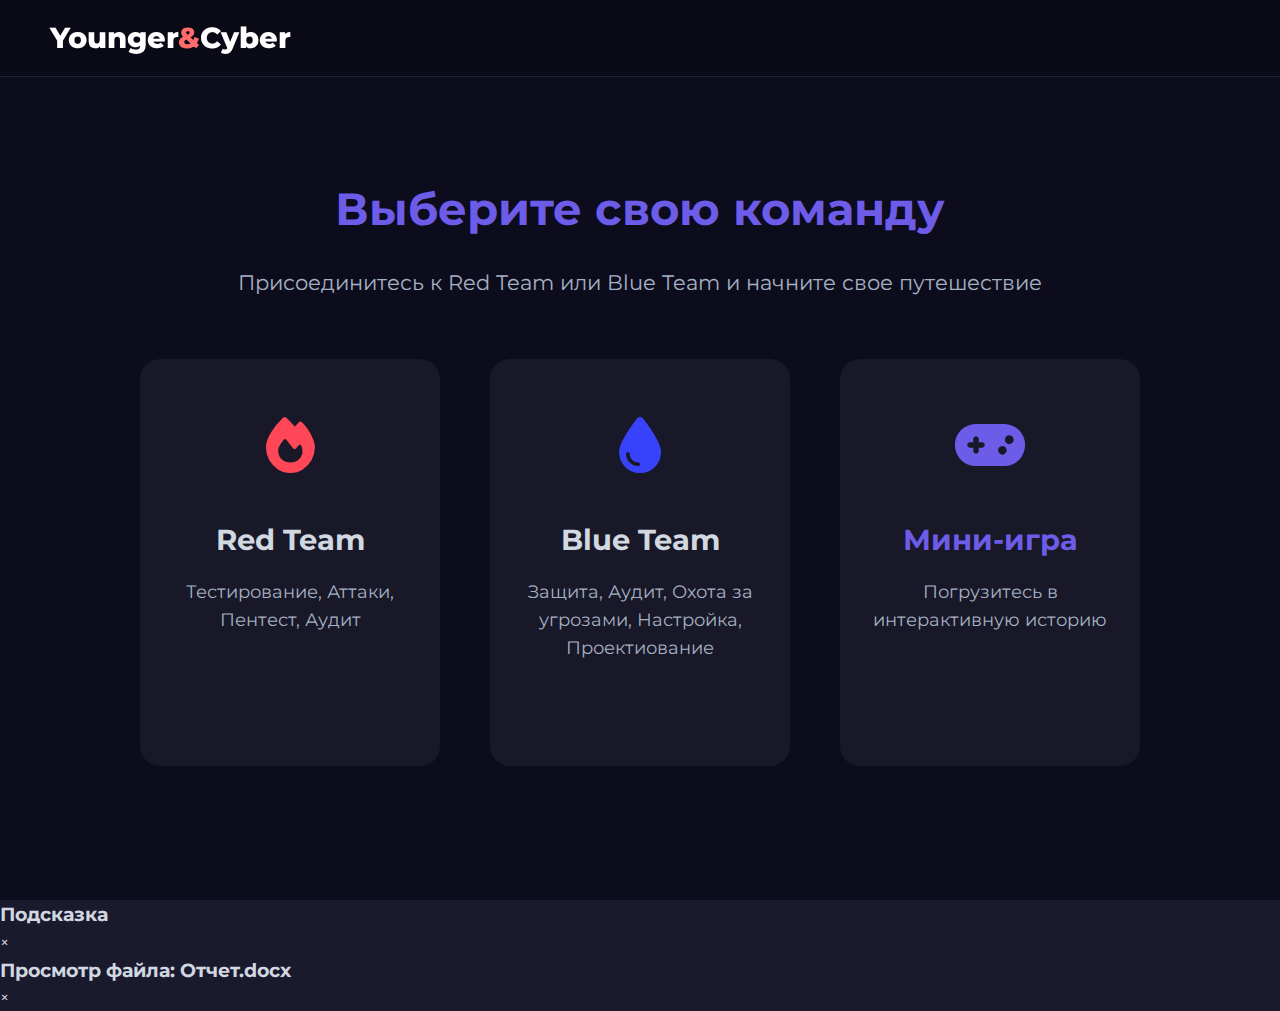
<file: quiz.html>
<!DOCTYPE html>
<html lang="ru">
<head>
    <meta charset="UTF-8">
    <meta name="viewport" content="width=device-width, initial-scale=1.0">
    <title>Younger&Cyber - Квиз</title>
    <link rel="stylesheet" href="styles/main.css">
    <link rel="stylesheet" href="styles/quiz.css">
    <link rel="stylesheet" href="https://cdnjs.cloudflare.com/ajax/libs/font-awesome/6.4.0/css/all.min.css">
    <link href="https://fonts.googleapis.com/css2?family=Montserrat:wght@400;600;800&display=swap" rel="stylesheet">
</head>
<body>
    <!-- Навигационное меню -->
    <nav class="navbar">
        <a href="index.html" class="logo">Younger<span>&</span>Cyber</a>
    </nav>

    <!-- Выбор команды -->
    <section class="team-selection">
        <div class="container">
            <h2>Выберите свою команду</h2>
            <p>Присоединитесь к Red Team или Blue Team и начните свое путешествие</p>
            
            <div class="teams-container">
                <div class="team-card red-team" data-team="red">
                    <div class="team-icon">
                        <i class="fas fa-fire"></i>
                    </div>
                    <h3>Red Team</h3>
                    <p>Тестирование, Аттаки, Пентест, Аудит</p>
                </div>
                
                <div class="team-card blue-team" data-team="blue">
                    <div class="team-icon">
                        <i class="fas fa-tint"></i>
                    </div>
                    <h3>Blue Team</h3>
                    <p>Защита, Аудит, Охота за угрозами, Настройка, Проектиование</p>
                </div>

                <a href="game.html" class="team-card minigame-team">
                    <div class="team-icon">
                        <i class="fas fa-gamepad"></i>
                    </div>
                    <h3>Мини-игра</h3>
                    <p>Погрузитесь в интерактивную историю</p>
                </a>
            </div>
        </div>
    </section>

    <!-- Секция квиза (изначально скрыта) -->
    <section class="quiz-section" id="quiz-section">
        <div class="container">
            <div class="quiz-header">
                <button id="hint-btn" class="quiz-btn hint-btn">
                    <i class="fas fa-lightbulb"></i> Подсказка
                </button>
                <h2>Квиз <span id="team-name"></span> team</h2>
                <div class="quiz-progress">
                    <div class="progress-bar" id="progress-bar"></div>
                </div>
            </div>
            
            <div class="question-container">
                <h3 class="question-text" id="question-text"></h3>
                <div class="options-container" id="options-container"></div>
            </div>
            
            <div class="game-container" id="game-container" style="display: none;">
                <h3 class="game-title" id="game-title"></h3>
                <div class="game-content" id="game-content"></div>
                <div class="game-feedback" id="game-feedback"></div>
            </div>
            
            <div class="quiz-controls">
                <button id="prev-btn" class="quiz-btn" disabled>
                    <i class="fas fa-arrow-left"></i> Назад
                </button>
                <span class="question-counter" id="question-counter">Вопрос 1 из 5</span>
                <button id="next-btn" class="quiz-btn">
                    Далее <i class="fas fa-arrow-right"></i>
                </button>
            </div>
        </div>
    </section>

    <!-- ИЗМЕНЕНИЕ: Секция результатов с новой структурой -->
    <section class="results-section" id="results-section">
        <div class="container">
            <div class="results-content">
                <h2>Результаты квиза</h2>
                
                <div class="results-display-area">
                    <!-- Левая часть - карточка с очками -->
                    <div class="score-container">
                        <div class="score-card">
                            <span id="score-value">0</span>
                            <span>из</span>
                            <span id="total-questions">5</span>
                        </div>
                        <p id="score-message"></p>
                    </div>

                    <!-- Правая часть - GIF -->
                    <div class="results-gif">
                        <!-- ЗАМЕНИТЕ НА ПУТЬ К ВАШЕЙ GIF -->
                        <img src="assets/img/star.gif" alt="Поздравляем!">
                    </div>
                </div>

                <div class="results-controls">
                    <button id="restart-btn" class="cta-button">Пройти еще раз</button>
                    <a href="index.html" class="back-link">Вернуться на главную</a>
                </div>
            </div>
        </div>
    </section>

    <!-- Модальные окна -->
    <div id="modal-overlay" class="modal-overlay"></div>
    <div id="hint-modal" class="modal">
        <div class="modal-header">
            <h3>Подсказка</h3>
            <span class="close-btn">&times;</span>
        </div>
        <div class="modal-content">
            <p id="hint-text"></p>
        </div>
    </div>

    <div id="file-viewer-modal-overlay" class="modal-overlay"></div>
    <div id="file-viewer-modal" class="modal">
        <div class="modal-header">
            <h3>Просмотр файла: Отчет.docx</h3>
            <span class="close-btn">&times;</span>
        </div>
        <div class="modal-content">
            <pre id="file-content-display"></pre>
        </div>
    </div>

    <script src="scripts/quiz.js"></script>
</body>
</html>
</file>
<file: styles/main.css>
/* ======================================== */
/*            ОБЩИЕ СТИЛИ САЙТА             */
/* ======================================== */

/* Сброс стилей и базовые настройки */
* {
    margin: 0;
    padding: 0;
    box-sizing: border-box;
}

body {
    font-family: 'Montserrat', sans-serif;
    background-color: #1a1a2e; /* Основной фон сайта */
    color: #d1d8e0; /* Основной цвет текста */
    line-height: 1.6;
}

a {
    color: #6c5ce7;
    text-decoration: none;
}

/* Стили для навигационного меню */
.navbar {
    background: rgba(10, 10, 22, 0.8);
    backdrop-filter: blur(10px);
    padding: 15px 50px;
    position: fixed;
    width: 100%;
    top: 0;
    left: 0;
    z-index: 1000;
    border-bottom: 1px solid rgba(255, 255, 255, 0.1);
}

.logo {
    color: white;
    font-size: 1.8rem;
    font-weight: 800;
}

.logo span {
    color: #ff6b6b;
}


/* ======================================== */
/*          СТИЛИ ДЛЯ HERO-СЕКЦИИ           */
/* ======================================== */

.hero {
    min-height: 100vh;
    display: flex;
    align-items: center;
    padding: 120px 50px 50px;
    position: relative;
    /* Убедитесь, что у вас есть фоновое изображение по этому пути */
    background: url('../assets/your-background-image.jpg') center/cover no-repeat;
    background-color: #1a1a2e; /* Цвет фона на случай, если картинка не загрузится */
}

.hero::before {
    content: '';
    position: absolute;
    top: 0;
    left: 0;
    width: 100%;
    height: 100%;
    background: rgba(10, 10, 22, 0.85);
    z-index: 1;
}

.hero-content {
    position: relative;
    z-index: 2;
    max-width: 1200px;
    margin: 0 auto;
    width: 100%;
}

.hero-layout {
    display: flex;
    justify-content: space-between;
    align-items: center;
    gap: 5%;
}

.hero-left {
    flex-basis: 50%;
    text-align: left;
}

.hero-right {
    flex-basis: 45%;
    display: flex;
    flex-direction: column; /* Размещаем элементы по вертикали */
    gap: 12px;
    position: relative; /* Важно для абсолютного позиционирования маленьких изображений */
    height: 400px; /* Задаем высоту для hero-right, чтобы маленькие изображения могли быть внутри */
    justify-content: center; /* Центрируем direction-item по вертикали */
    align-items: flex-start; /* Выравниваем direction-item по левому краю */
}

.hero-main-title {
    font-size: 2.2rem;
    font-weight: 800;
    color: #fff;
    margin-bottom: 20px;
    line-height: 1.2;
}

.hero-main-title span {
    font-weight: 400;
}

.hero-description {
    font-size: 1rem;
    line-height: 1.7;
    color: #d1d8e0;
    margin-bottom: 15px;
    max-width: 550px;
    margin-left: 0;
    margin-right: 0;
    text-align: left;
}

/* Стили для блоков направлений (direction-item) */
.direction-item {
    color: #000;
    font-weight: 800;
    font-size: 1.7rem;
    padding: 8px 18px;
    text-align: left;
    width: fit-content;
    line-height: 1.2;
    cursor: pointer;
    transition: transform 0.3s ease;
    z-index: 10; /* Увеличил z-index, чтобы они были поверх маленьких изображений */
    position: relative; /* Необходимо для работы z-index */
}

/* АНИМАЦИЯ ПРИ НАВЕДЕНИИ */
.direction-item:hover {
    animation: shake-and-tilt 0.6s infinite;
}

@keyframes shake-and-tilt {
    0% { transform: translate(1px, 1px) rotate(0deg); }
    10% { transform: translate(-1px, -2px) rotate(-2deg); }
    20% { transform: translate(-3px, 0px) rotate(2deg); }
    30% { transform: translate(3px, 2px) rotate(0deg); }
    40% { transform: translate(1px, -1px) rotate(2deg); }
    50% { transform: translate(-1px, 2px) rotate(-2deg); }
    60% { transform: translate(-3px, 1px) rotate(0deg); }
    70% { transform: translate(3px, 1px) rotate(-2deg); }
    80% { transform: translate(-1px, -1px) rotate(2deg); }
    90% { transform: translate(1px, 2px) rotate(0deg); }
    100% { transform: translate(1px, -2px) rotate(-2deg); }
}

/* Цвета и позиционирование блоков */
/* ИЗМЕНЕНИЕ: Корректировка имен классов для соответствия HTML */
.direction-linux { background-color: #C5B8FA; }
.direction-malware { background-color: #A6E6B2; margin-left: 35%; }
.direction-attacks { background-color: #A9D5EF; max-width: 250px; }
.direction-hackers { background-color: #F2B9B9; max-width: 320px; }
.direction-ctf { background-color: #FADCB3; margin-left: 45%; }


/* НОВЫЕ СТИЛИ: Маленькие изображения в Hero-секции */
.hero-small-image-item {
    position: absolute;
    width: 60px;  /* Уменьшил размер */
    height: 60px; /* Уменьшил размер */
    background-color: rgba(255, 255, 255, 0.05);
    border-radius: 10px;
    display: flex;
    justify-content: center;
    align-items: center;
    box-shadow: 0 3px 10px rgba(0, 0, 0, 0.2);
    z-index: 5; /* Ниже direction-item, но выше фона */
    opacity: 0.8; /* Немного прозрачные */
}

.hero-small-image-item img {
    max-width: 80%;
    max-height: 80%;
    object-fit: contain;
}

/* Позиционирование каждого изображения для "случайного" эффекта, чтобы избежать перекрытия */
.hero-small-image-item.image-1 {
    top: 15%;
    left: 0;
    transform: rotate(-10deg);
}

.hero-small-image-item.image-2 {
    top: 40%;
    right: 5%;
    transform: rotate(15deg);
}

.hero-small-image-item.image-3 {
    bottom: 10%;
    left: 20%;
    transform: rotate(-5deg);
}

.hero-small-image-item.image-4 {
    top: 70%;
    right: 25%;
    transform: rotate(8deg);
}


/* ======================================== */
/*       СТИЛИ ДЛЯ СЕКЦИИ CTA КВИЗА         */
/* ======================================== */

.quiz-cta-section {
    padding: 80px 50px;
    background: linear-gradient(135deg, #1a1a2e 0%, #16213e 100%);
    text-align: center;
}
.quiz-cta-container { max-width: 800px; margin: 0 auto; }
.quiz-cta-section h2 { font-size: 2.5rem; margin-bottom: 20px; color: #6c5ce7; }
.quiz-cta-section p { font-size: 1.3rem; margin-bottom: 40px; color: #a5b1c2; }
.cta-button { 
    display: inline-block; 
    padding: 18px 45px; 
    background: linear-gradient(45deg, #ff6b6b, #ff8e53); 
    color: white; 
    text-decoration: none; 
    border-radius: 30px; 
    font-weight: bold; 
    font-size: 1.3rem; 
    transition: all 0.3s ease; 
    box-shadow: 0 5px 15px rgba(255, 107, 107, 0.3); 
    border: none; 
    cursor: pointer; 
}
.cta-button:hover { 
    transform: translateY(-5px); 
    box-shadow: 0 10px 25px rgba(255, 107, 107, 0.5); 
}


/* ======================================== */
/*                АДАПТИВНОСТЬ              */
/* ======================================== */

@media (max-width: 992px) {
    .hero { padding: 100px 30px 40px; }
    .hero-layout { flex-direction: column; }
    .hero-left { text-align: center; } /* Центрируем текст на узких экранах */
    .hero-right { 
        margin-top: 40px; 
        align-items: center; 
        height: auto; /* Сбрасываем фиксированную высоту для адаптивности */
    }
    .hero-main-title { font-size: 2rem; } 
    .hero-description { text-align: center; max-width: none; } 
    
    /* Для маленьких изображений на планшетах - скрываем */
    .hero-small-image-item { display: none; } 

    /* Корректируем отступы для direction-item на планшетах */
    .direction-malware, .direction-ctf { margin-left: 0; }
}

@media (max-width: 768px) {
    .hero-main-title { font-size: 1.8rem; }
    .navbar { padding: 15px 20px; }
    .quiz-cta-section { padding: 60px 20px; }
    .quiz-cta-section h2 { font-size: 2rem; }
    .quiz-cta-section p { font-size: 1.1rem; }
    .cta-button { padding: 15px 30px; font-size: 1.1rem; }
}

/* Секция комикса (стили из comics.css, без изменений) */
/* ... */
</file>
<file: styles/quiz.css>
/* Стили для выбора команды */
.team-selection {
    padding: 120px 50px 80px;
    background: #0c0c1d;
    min-height: 100vh;
    display: flex;
    flex-direction: column;
    justify-content: center;
}

.team-selection .container {
    max-width: 1000px;
    margin: 0 auto;
    text-align: center;
}

.team-selection h2 {
    font-size: 2.8rem;
    margin-bottom: 20px;
    color: #6c5ce7;
}

.team-selection p {
    font-size: 1.3rem;
    margin-bottom: 60px;
    color: #a5b1c2;
}

.teams-container {
    display: flex;
    justify-content: center;
    gap: 50px;
    flex-wrap: wrap;
}

.team-card {
    width: 300px;
    padding: 40px 30px;
    border-radius: 20px;
    background: rgba(255, 255, 255, 0.05);
    text-align: center;
    cursor: pointer;
    transition: all 0.3s ease;
    border: 3px solid transparent;
}

.team-card:hover {
    transform: translateY(-10px);
    box-shadow: 0 15px 35px rgba(0, 0, 0, 0.2);
}

.red-team:hover {
    border-color: #ff4757;
    box-shadow: 0 15px 35px rgba(255, 71, 87, 0.2);
}

.blue-team:hover {
    border-color: #3742fa;
    box-shadow: 0 15px 35px rgba(55, 66, 250, 0.2);
}

.team-icon {
    font-size: 3.5rem;
    margin-bottom: 25px;
}

.red-team .team-icon {
    color: #ff4757;
}

.blue-team .team-icon {
    color: #3742fa;
}

.team-card h3 {
    font-size: 1.8rem;
    margin-bottom: 15px;
}

.team-card p {
    color: #a5b1c2;
    font-size: 1.1rem;
    line-height: 1.6;
}

/* Стили для секции квиза */
.quiz-section {
    padding: 120px 50px 80px;
    background: #0c0c1d;
    min-height: 100vh;
    display: none;
}

.quiz-section .container {
    max-width: 800px;
    margin: 0 auto;
}

.quiz-header {
    text-align: center;
    margin-bottom: 50px;
}

.quiz-header h2 {
    font-size: 2.5rem;
    color: #6c5ce7;
    margin-bottom: 30px;
}

.quiz-progress {
    height: 12px;
    background: rgba(255, 255, 255, 0.1);
    border-radius: 10px;
    overflow: hidden;
}

.progress-bar {
    height: 100%;
    background: linear-gradient(45deg, #ff6b6b, #ff8e53);
    width: 0%;
    transition: width 0.5s ease;
}

.question-container {
    background: rgba(255, 255, 255, 0.05);
    padding: 40px;
    border-radius: 20px;
    margin-bottom: 30px;
}

.question-text {
    font-size: 1.5rem;
    margin-bottom: 30px;
    text-align: center;
    color: #fff;
}

.options-container {
    display: grid;
    gap: 15px;
}

.option {
    padding: 20px;
    background: rgba(255, 255, 255, 0.1);
    border-radius: 10px;
    cursor: pointer;
    transition: all 0.3s ease;
    border: 2px solid transparent;
}

.option:hover {
    background: rgba(255, 255, 255, 0.15);
}

.option.correct {
    background: rgba(46, 213, 115, 0.2);
    border-color: #2ed573;
}

.option.incorrect {
    background: rgba(255, 71, 87, 0.2);
    border-color: #ff4757;
}

/* Стили для игровой секции */
.game-container {
    background: rgba(255, 255, 255, 0.05);
    padding: 40px;
    border-radius: 20px;
    margin-bottom: 30px;
}

.game-title {
    font-size: 1.5rem;
    margin-bottom: 30px;
    text-align: center;
    color: #fff;
}

.game-content {
    margin-bottom: 20px;
}

.game-feedback {
    min-height: 50px;
    padding: 15px;
    border-radius: 10px;
    text-align: center;
    font-weight: 600;
}

/* Стили для игры с перетаскиванием */
.drag-game {
    display: flex;
    flex-direction: column;
    gap: 20px;
}

.drag-items {
    display: flex;
    flex-wrap: wrap;
    gap: 15px;
    justify-content: center;
}

.drag-item {
    padding: 15px;
    background: rgba(108, 92, 231, 0.2);
    border-radius: 8px;
    cursor: move;
    border: 2px dashed #6c5ce7;
    transition: all 0.3s ease;
}

.drag-item:hover {
    background: rgba(108, 92, 231, 0.3);
}

.drop-zones {
    display: flex;
    gap: 20px;
    justify-content: center;
}

.drop-zone {
    flex: 1;
    min-height: 150px;
    padding: 20px;
    background: rgba(255, 255, 255, 0.05);
    border-radius: 10px;
    border: 2px dashed #a5b1c2;
    transition: all 0.3s ease;
}

.drop-zone h4 {
    text-align: center;
    margin-bottom: 15px;
    color: #6c5ce7;
}

.drop-zone.active {
    border-color: #6c5ce7;
    background: rgba(108, 92, 231, 0.1);
}

/* Стили для игры с сопоставлением */
.match-game {
    display: flex;
    flex-direction: column;
    gap: 20px;
}

.match-pairs {
    display: grid;
    grid-template-columns: 1fr 1fr;
    gap: 15px;
}

.match-item {
    padding: 15px;
    background: rgba(255, 255, 255, 0.1);
    border-radius: 8px;
    cursor: pointer;
    text-align: center;
    transition: all 0.3s ease;
}

.match-item:hover {
    background: rgba(255, 255, 255, 0.15);
}

.match-item.selected {
    background: rgba(108, 92, 231, 0.3);
    border: 2px solid #6c5ce7;
}

.match-item.correct {
    background: rgba(46, 213, 115, 0.2);
    border: 2px solid #2ed573;
}

.match-item.incorrect {
    background: rgba(255, 71, 87, 0.2);
    border: 2px solid #ff4757;
}

.quiz-controls {
    display: flex;
    justify-content: space-between;
    align-items: center;
}

.question-counter {
    font-weight: 600;
    color: #6c5ce7;
}

.quiz-btn {
    padding: 15px 30px;
    background: #6c5ce7;
    color: white;
    border: none;
    border-radius: 30px;
    cursor: pointer;
    font-size: 1.1rem;
    font-weight: 600;
    transition: all 0.3s ease;
    display: flex;
    align-items: center;
    gap: 10px;
}

.quiz-btn:hover:not(:disabled) {
    background: #5d4ae0;
    transform: translateY(-3px);
}

.quiz-btn:disabled {
    background: #4a4a6d;
    cursor: not-allowed;
}

/* Стили для результатов */
.results-section {
    padding: 120px 50px 80px;
    background: #0c0c1d;
    min-height: 100vh;
    display: none;
    justify-content: center;
    align-items: center;
}

.results-section .container {
    max-width: 600px;
    margin: 0 auto;
    text-align: center;
}

.results-content h2 {
    font-size: 2.5rem;
    margin-bottom: 40px;
    color: #6c5ce7;
}

.score-container {
    margin-bottom: 40px;
}

.score-circle {
    width: 200px;
    height: 200px;
    border-radius: 50%;
    background: linear-gradient(45deg, #ff6b6b, #ff8e53);
    display: flex;
    flex-direction: column;
    justify-content: center;
    align-items: center;
    margin: 0 auto 30px;
    color: white;
    font-size: 2rem;
    font-weight: bold;
}

.score-circle span:first-child {
    font-size: 3rem;
}

#score-message {
    font-size: 1.3rem;
    color: #a5b1c2;
}

.back-link {
    display: inline-block;
    margin-top: 20px;
    color: #6c5ce7;
    text-decoration: none;
    font-weight: 600;
}

.back-link:hover {
    text-decoration: underline;
}

/* Адаптивность */
@media (max-width: 768px) {
    .team-selection,
    .quiz-section,
    .results-section {
        padding: 100px 20px 60px;
    }
    
    .team-selection h2,
    .quiz-header h2,
    .results-content h2 {
        font-size: 2rem;
    }
    
    .teams-container {
        gap: 30px;
    }
    
    .team-card {
        width: 100%;
        max-width: 300px;
    }
    
    .question-container,
    .game-container {
        padding: 25px;
    }
    
    .question-text,
    .game-title {
        font-size: 1.3rem;
    }
    
    .drop-zones {
        flex-direction: column;
    }
    
    .match-pairs {
        grid-template-columns: 1fr;
    }
    
    .quiz-controls {
        flex-direction: column;
        gap: 20px;
    }
    
    .score-circle {
        width: 150px;
        height: 150px;
        font-size: 1.5rem;
    }
    
    .score-circle span:first-child {
        font-size: 2.5rem;
    }
}
</file>
